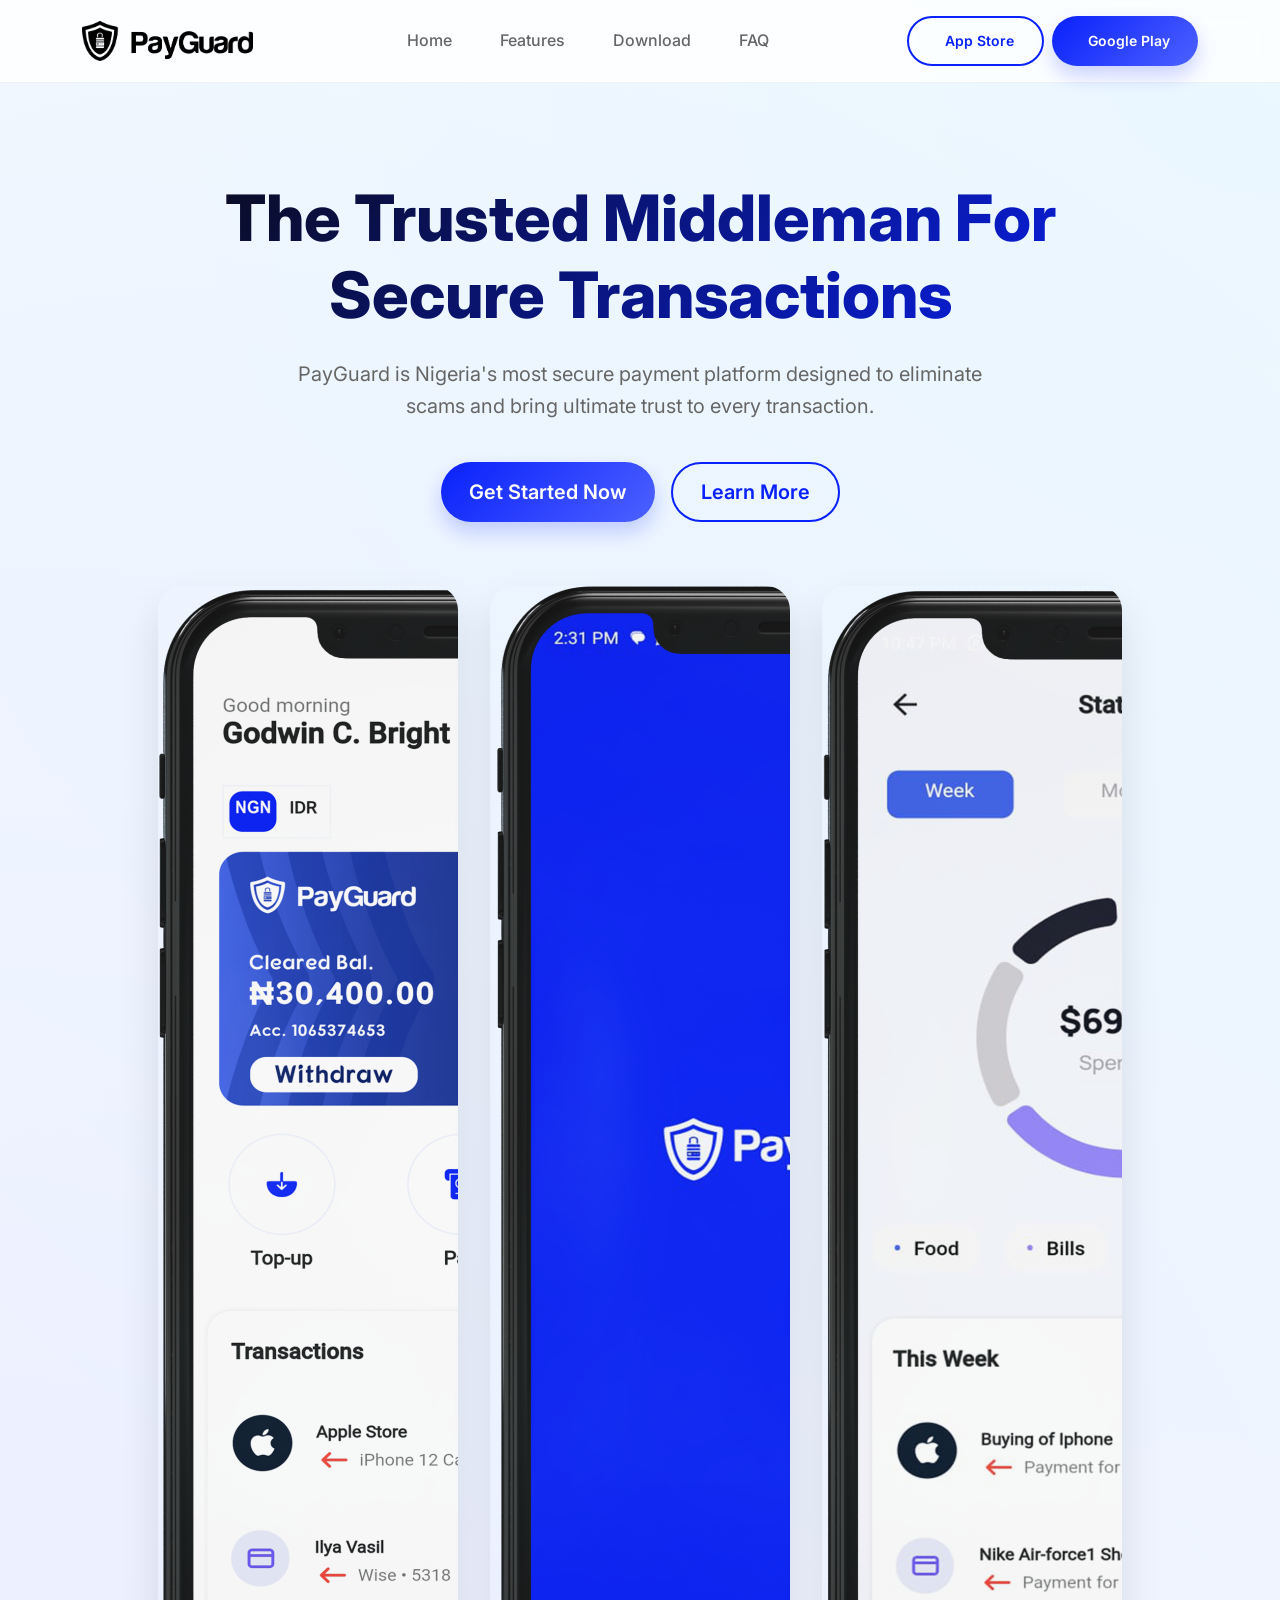
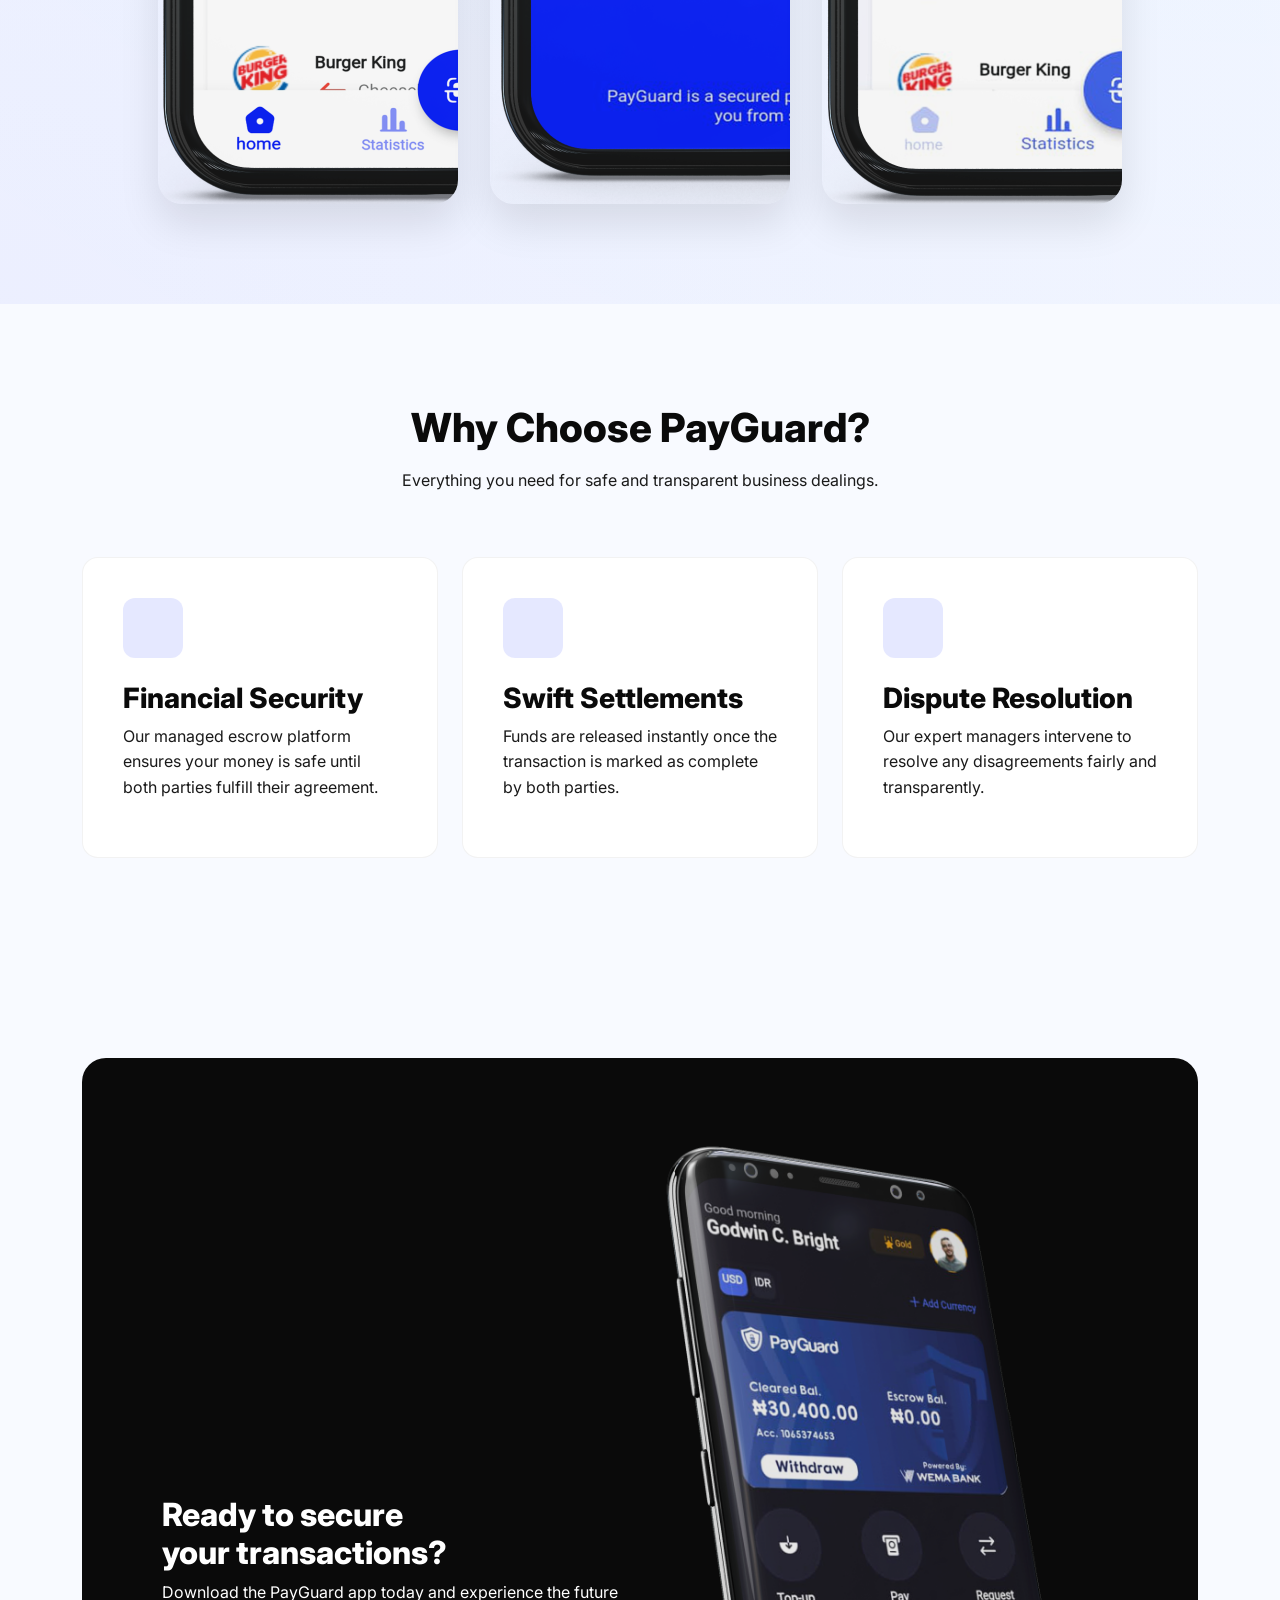
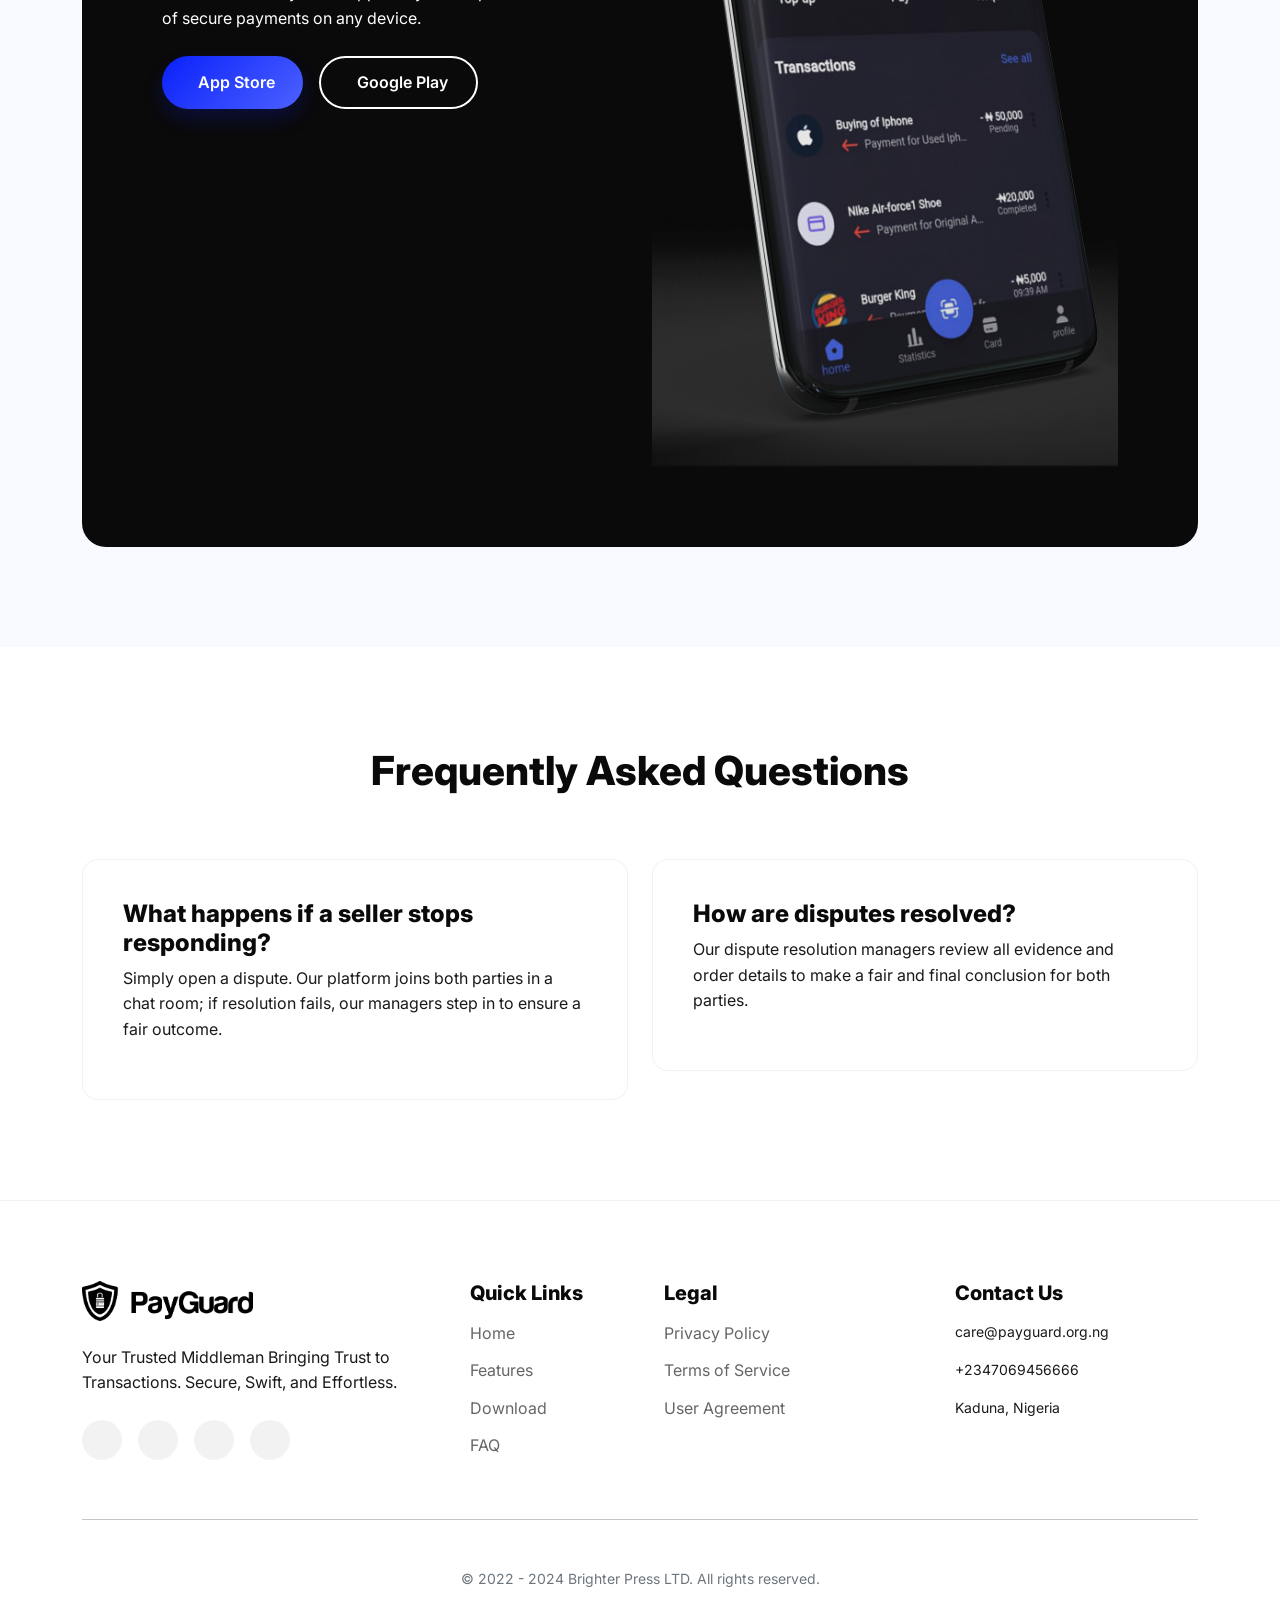
<file: index.html>
<!DOCTYPE html>
<html lang="en">
<head>
    <meta charset="UTF-8">
    <meta name="viewport" content="width=device-width, initial-scale=1.0">
    <meta name="description" content="PayGuard - The ultimate secure escrow payment platform. Protecting buyers and sellers from scams in every transaction.">
    <meta name="keywords" content="escrow, payments, security, payguard, nigeria, fintech, secure transactions">
    <meta name="author" content="Brighter Press LTD">
    
    <!-- Open Graph / Facebook -->
    <meta property="og:type" content="website">
    <meta property="og:url" content="https://payguard.org.ng/">
    <meta property="og:title" content="PayGuard | Your Trusted Middleman for Secure Transactions">
    <meta property="og:description" content="Build trust effortlessly with PayGuard. Secure your payments and avoid scams with our managed escrow platform.">
    <meta property="og:image" content="https://payguard.org.ng/img/og-image.png">

    <!-- Twitter -->
    <meta property="twitter:card" content="summary_large_image">
    <meta property="twitter:url" content="https://payguard.org.ng/">
    <meta property="twitter:title" content="PayGuard | Your Trusted Middleman">
    <meta property="twitter:description" content="Secure payments made simple. Join thousands of users using PayGuard for safe transactions.">
    <meta property="twitter:image" content="https://payguard.org.ng/img/og-image.png">

    <link rel="shortcut icon" href="img/PGIcon3.png">
    <title>PayGuard | Secure Escrow Payments</title>
    
    <link rel="stylesheet" href="css/bootstrap.min.css">
    <link rel="stylesheet" href="https://maxst.icons8.com/vue-static/landings/line-awesome/line-awesome/1.3.0/css/line-awesome.min.css">
    <link rel="stylesheet" href="css/modern.css">
    <link href="https://fonts.googleapis.com/css2?family=Inter:wght@400;500;600;700;800&display=swap" rel="stylesheet">
</head>
<body>

    <!-- Loader -->
    <div class="loader" id="loader">
        <div class="loading">
            <div class="spinner-border text-primary" role="status">
                <span class="visually-hidden">Loading...</span>
            </div>
        </div>
    </div>

    <!-- Navigation -->
    <nav class="navbar navbar-expand-lg">
        <div class="container">
            <a class="navbar-brand" href="#"><img src="img/PGLogoW.png" alt="PayGuard" style="filter: invert(1);"></a>
            <button class="navbar-toggler" type="button" data-bs-toggle="collapse" data-bs-target="#navContent">
                <span class="la la-bars"></span>
            </button>
            <div class="collapse navbar-collapse" id="navContent">
                <ul class="navbar-nav mx-auto">
                    <li class="nav-item"><a class="nav-link" href="#home">Home</a></li>
                    <li class="nav-item"><a class="nav-link" href="#features">Features</a></li>
                    <li class="nav-item"><a class="nav-link" href="#download">Download</a></li>
                    <li class="nav-item"><a class="nav-link" href="#faq">FAQ</a></li>
                </ul>
                <div class="d-flex gap-2">
                    <a href="#" class="btn-premium btn-outline btn-sm d-none d-lg-flex"><i class="lab la-apple"></i> App Store</a>
                    <a href="#" class="btn-premium btn-primary btn-sm"><i class="lab la-google-play"></i> Google Play</a>
                </div>
            </div>
        </div>
    </nav>

    <!-- Hero Section -->
    <section id="home" class="hero">
        <div class="container">
            <h1>The Trusted Middleman For <br> Secure Transactions</h1>
            <p>PayGuard is Nigeria's most secure payment platform designed to eliminate scams and bring ultimate trust to every transaction.</p>
            <div class="d-flex justify-content-center gap-3 flex-wrap">
                <a href="#download" class="btn-premium btn-primary btn-lg">Get Started Now</a>
                <a href="#features" class="btn-premium btn-outline btn-lg">Learn More</a>
            </div>
            
            <div class="hero-mockups">
                <div class="mockup-card"><img src="img/PGM1.png" alt="App Screen 1"></div>
                <div class="mockup-card"><img src="img/PGM2.png" alt="App Screen 2"></div>
                <div class="mockup-card"><img src="img/PGM3.png" alt="App Screen 3"></div>
            </div>
        </div>
    </section>

    <!-- Features Section -->
    <section id="features" class="section">
        <div class="container">
            <div class="section-title">
                <h2>Why Choose PayGuard?</h2>
                <p>Everything you need for safe and transparent business dealings.</p>
            </div>
            <div class="row g-4">
                <div class="col-md-4">
                    <div class="feature-card">
                        <div class="feature-icon"><i class="la la-shield-alt"></i></div>
                        <h3>Financial Security</h3>
                        <p>Our managed escrow platform ensures your money is safe until both parties fulfill their agreement.</p>
                    </div>
                </div>
                <div class="col-md-4">
                    <div class="feature-card">
                        <div class="feature-icon"><i class="la la-bolt"></i></div>
                        <h3>Swift Settlements</h3>
                        <p>Funds are released instantly once the transaction is marked as complete by both parties.</p>
                    </div>
                </div>
                <div class="col-md-4">
                    <div class="feature-card">
                        <div class="feature-icon"><i class="la la-balance-scale"></i></div>
                        <h3>Dispute Resolution</h3>
                        <p>Our expert managers intervene to resolve any disagreements fairly and transparently.</p>
                    </div>
                </div>
            </div>
        </div>
    </section>

    <!-- Download Section -->
    <section id="download" class="section">
        <div class="container">
            <div class="download-section">
                <div class="row align-items-center">
                    <div class="col-lg-6">
                        <h2>Ready to secure <br> your transactions?</h2>
                        <p class="mb-4">Download the PayGuard app today and experience the future of secure payments on any device.</p>
                        <div class="d-flex gap-3">
                            <a href="https://apps.apple.com/app/dummy" class="btn-premium btn-primary"><i class="lab la-apple"></i> App Store</a>
                            <a href="https://play.google.com/store/apps/details?id=dummy" class="btn-premium btn-outline" style="border-color: white; color: white;"><i class="lab la-google-play"></i> Google Play</a>
                        </div>
                    </div>
                    <div class="col-lg-6">
                        <img src="img/PGMSide.png" alt="App Preview" class="img-fluid mt-5 mt-lg-0">
                    </div>
                </div>
            </div>
        </div>
    </section>

    <!-- FAQ Section -->
    <section id="faq" class="section bg-white">
        <div class="container">
            <div class="section-title">
                <h2>Frequently Asked Questions</h2>
            </div>
            <div class="row g-4">
                <div class="col-md-6">
                    <div class="feature-card h-auto">
                        <h4>What happens if a seller stops responding?</h4>
                        <p>Simply open a dispute. Our platform joins both parties in a chat room; if resolution fails, our managers step in to ensure a fair outcome.</p>
                    </div>
                </div>
                <div class="col-md-6">
                    <div class="feature-card h-auto">
                        <h4>How are disputes resolved?</h4>
                        <p>Our dispute resolution managers review all evidence and order details to make a fair and final conclusion for both parties.</p>
                    </div>
                </div>
            </div>
        </div>
    </section>

    <!-- Footer -->
    <footer>
        <div class="container">
            <div class="row g-5">
                <div class="col-lg-4">
                    <img src="img/PGLogoW.png" alt="PayGuard" class="footer-logo" style="filter: invert(1);">
                    <p>Your Trusted Middleman Bringing Trust to Transactions. Secure, Swift, and Effortless.</p>
                    <div class="social-links">
                        <a href="#" class="social-icon"><i class="lab la-facebook-f"></i></a>
                        <a href="#" class="social-icon"><i class="lab la-twitter"></i></a>
                        <a href="#" class="social-icon"><i class="lab la-instagram"></i></a>
                        <a href="#" class="social-icon"><i class="lab la-whatsapp"></i></a>
                    </div>
                </div>
                <div class="col-lg-2">
                    <h5>Quick Links</h5>
                    <div class="mt-3">
                        <a href="#home" class="footer-link">Home</a>
                        <a href="#features" class="footer-link">Features</a>
                        <a href="#download" class="footer-link">Download</a>
                        <a href="#faq" class="footer-link">FAQ</a>
                    </div>
                </div>
                <div class="col-lg-3">
                    <h5>Legal</h5>
                    <div class="mt-3">
                        <a href="policy.html" class="footer-link">Privacy Policy</a>
                        <a href="terms.html" class="footer-link">Terms of Service</a>
                        <a href="user-agrement.html" class="footer-link">User Agreement</a>
                    </div>
                </div>
                <div class="col-lg-3">
                    <h5>Contact Us</h5>
                    <div class="mt-3">
                        <p class="small"><i class="la la-envelope"></i> care@payguard.org.ng</p>
                        <p class="small"><i class="la la-phone"></i> +2347069456666</p>
                        <p class="small"><i class="la la-map-marker"></i> Kaduna, Nigeria</p>
                    </div>
                </div>
            </div>
            <hr class="my-5 opacity-10">
            <div class="text-center text-muted small">
                © 2022 - 2024 Brighter Press LTD. All rights reserved.
            </div>
        </div>
    </footer>

    <script src="js/bootstrap.bundle.min.js"></script>
    <script>
        window.addEventListener('load', function() {
            document.getElementById('loader').style.display = 'none';
        });
    </script>
</body>
</html>
</file>
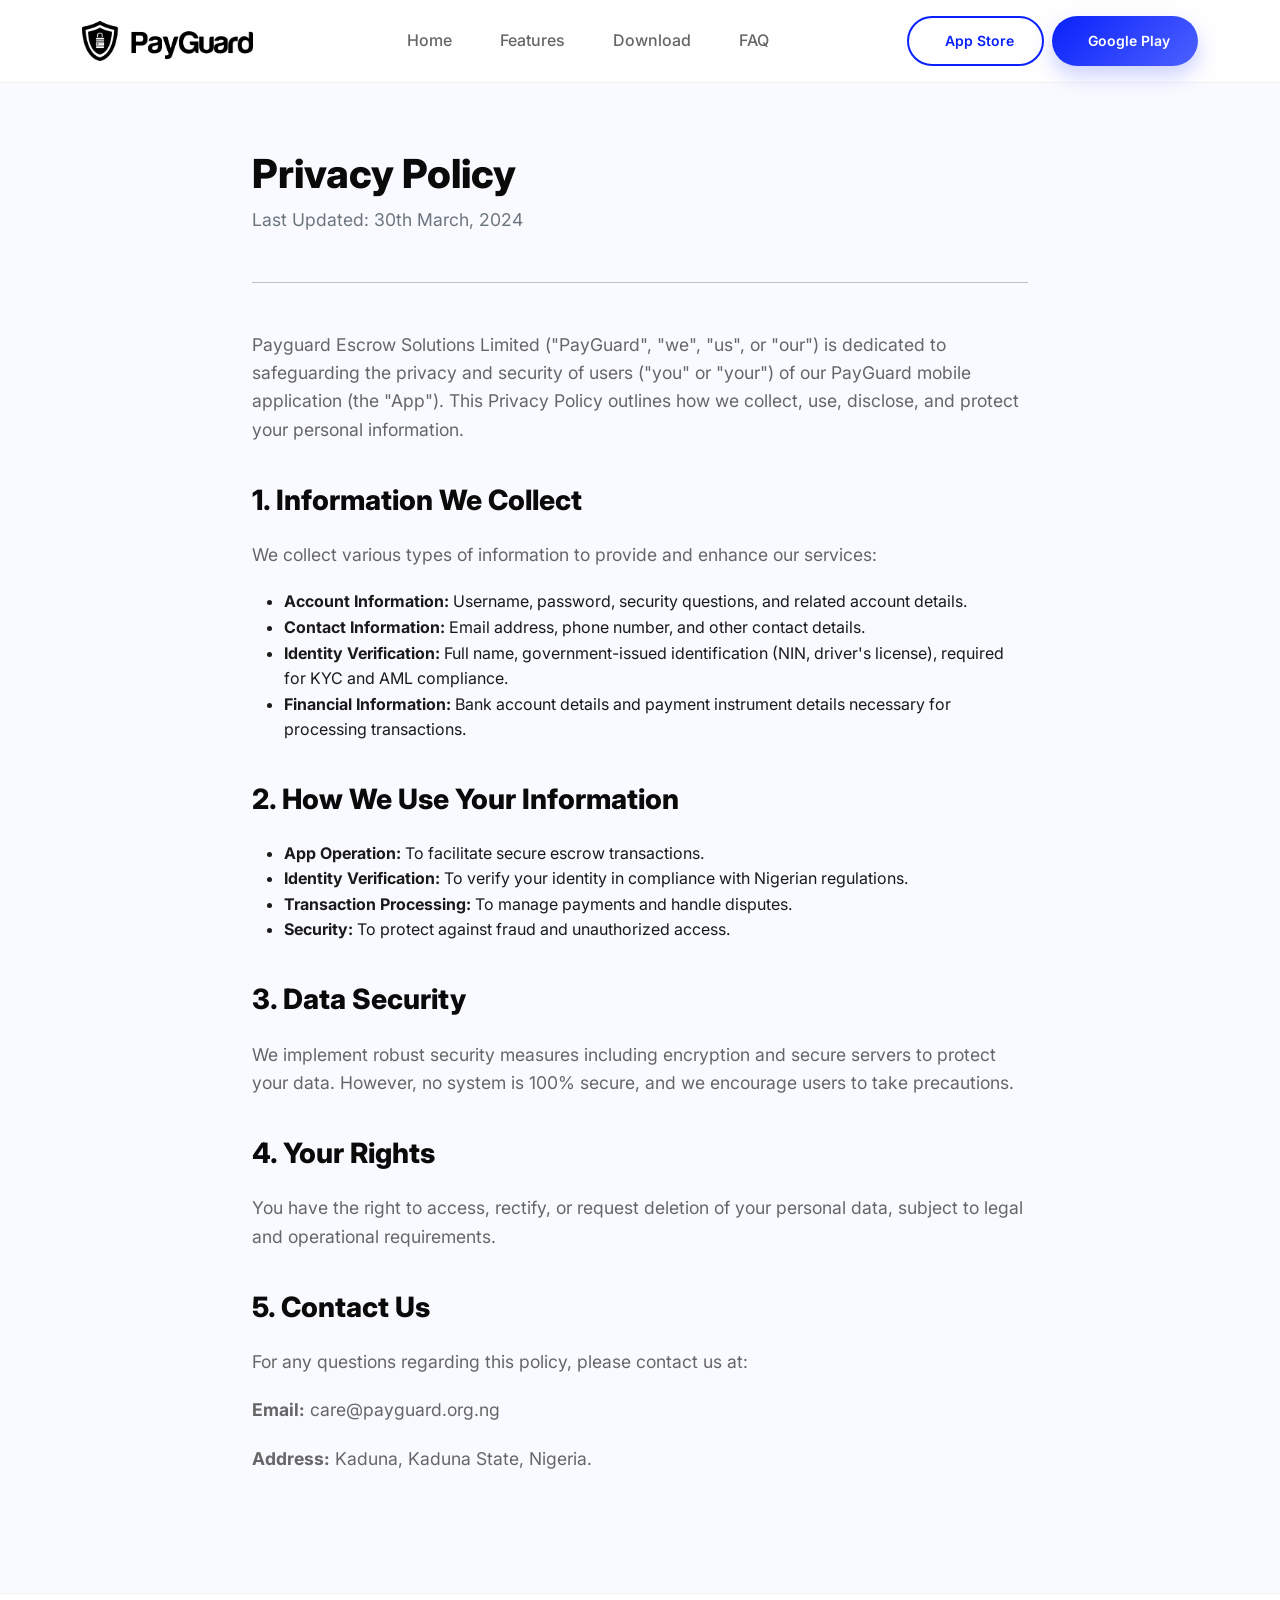
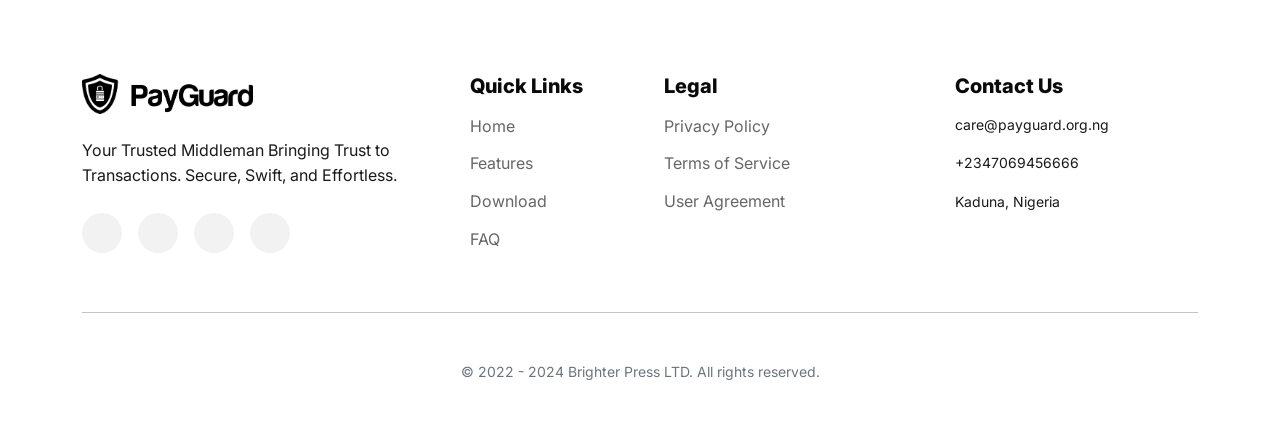
<file: policy.html>
<!DOCTYPE html>
<html lang="en">
<head>
    <meta charset="UTF-8">
    <meta name="viewport" content="width=device-width, initial-scale=1.0">
    <meta name="description" content="PayGuard Privacy Policy - How we protect your data.">
    <title>Privacy Policy | PayGuard</title>
    <link rel="shortcut icon" href="img/PGIcon3.png">
    <link rel="stylesheet" href="css/bootstrap.min.css">
    <link rel="stylesheet" href="https://maxst.icons8.com/vue-static/landings/line-awesome/line-awesome/1.3.0/css/line-awesome.min.css">
    <link rel="stylesheet" href="css/modern.css">
    <link href="https://fonts.googleapis.com/css2?family=Inter:wght@400;500;600;700;800&display=swap" rel="stylesheet">
</head>
<body>

    <!-- Loader -->
    <div class="loader" id="loader">
        <div class="loading">
            <div class="spinner-border text-primary" role="status">
                <span class="visually-hidden">Loading...</span>
            </div>
        </div>
    </div>

    <!-- Navigation -->
    <nav class="navbar navbar-expand-lg">
        <div class="container">
            <a class="navbar-brand" href="index.html"><img src="img/PGLogoW.png" alt="PayGuard" style="filter: invert(1);"></a>
            <button class="navbar-toggler" type="button" data-bs-toggle="collapse" data-bs-target="#navContent">
                <span class="la la-bars"></span>
            </button>
            <div class="collapse navbar-collapse" id="navContent">
                <ul class="navbar-nav mx-auto">
                    <li class="nav-item"><a class="nav-link" href="index.html#home">Home</a></li>
                    <li class="nav-item"><a class="nav-link" href="index.html#features">Features</a></li>
                    <li class="nav-item"><a class="nav-link" href="index.html#download">Download</a></li>
                    <li class="nav-item"><a class="nav-link" href="index.html#faq">FAQ</a></li>
                </ul>
                <div class="d-flex gap-2">
                    <a href="#" class="btn-premium btn-outline btn-sm d-none d-lg-flex"><i class="lab la-apple"></i> App Store</a>
                    <a href="#" class="btn-premium btn-primary btn-sm"><i class="lab la-google-play"></i> Google Play</a>
                </div>
            </div>
        </div>
    </nav>

    <main class="policy-container">
        <div class="container">
            <div class="policy-content">
                <h1>Privacy Policy</h1>
                <p class="text-muted">Last Updated: 30th March, 2024</p>
                <hr class="my-5">

                <p>Payguard Escrow Solutions Limited ("PayGuard", "we", "us", or "our") is dedicated to safeguarding the privacy and security of users ("you" or "your") of our PayGuard mobile application (the "App"). This Privacy Policy outlines how we collect, use, disclose, and protect your personal information.</p>

                <h2>1. Information We Collect</h2>
                <p>We collect various types of information to provide and enhance our services:</p>
                <ul>
                    <li><strong>Account Information:</strong> Username, password, security questions, and related account details.</li>
                    <li><strong>Contact Information:</strong> Email address, phone number, and other contact details.</li>
                    <li><strong>Identity Verification:</strong> Full name, government-issued identification (NIN, driver's license), required for KYC and AML compliance.</li>
                    <li><strong>Financial Information:</strong> Bank account details and payment instrument details necessary for processing transactions.</li>
                </ul>

                <h2>2. How We Use Your Information</h2>
                <ul>
                    <li><strong>App Operation:</strong> To facilitate secure escrow transactions.</li>
                    <li><strong>Identity Verification:</strong> To verify your identity in compliance with Nigerian regulations.</li>
                    <li><strong>Transaction Processing:</strong> To manage payments and handle disputes.</li>
                    <li><strong>Security:</strong> To protect against fraud and unauthorized access.</li>
                </ul>

                <h2>3. Data Security</h2>
                <p>We implement robust security measures including encryption and secure servers to protect your data. However, no system is 100% secure, and we encourage users to take precautions.</p>

                <h2>4. Your Rights</h2>
                <p>You have the right to access, rectify, or request deletion of your personal data, subject to legal and operational requirements.</p>

                <h2>5. Contact Us</h2>
                <p>For any questions regarding this policy, please contact us at:</p>
                <p><strong>Email:</strong> care@payguard.org.ng</p>
                <p><strong>Address:</strong> Kaduna, Kaduna State, Nigeria.</p>
            </div>
        </div>
    </main>

    <!-- Footer -->
    <footer>
        <div class="container">
            <div class="row g-5">
                <div class="col-lg-4">
                    <img src="img/PGLogoW.png" alt="PayGuard" class="footer-logo" style="filter: invert(1);">
                    <p>Your Trusted Middleman Bringing Trust to Transactions. Secure, Swift, and Effortless.</p>
                    <div class="social-links">
                        <a href="#" class="social-icon"><i class="lab la-facebook-f"></i></a>
                        <a href="#" class="social-icon"><i class="lab la-twitter"></i></a>
                        <a href="#" class="social-icon"><i class="lab la-instagram"></i></a>
                        <a href="#" class="social-icon"><i class="lab la-whatsapp"></i></a>
                    </div>
                </div>
                <div class="col-lg-2">
                    <h5>Quick Links</h5>
                    <div class="mt-3">
                        <a href="index.html#home" class="footer-link">Home</a>
                        <a href="index.html#features" class="footer-link">Features</a>
                        <a href="index.html#download" class="footer-link">Download</a>
                        <a href="index.html#faq" class="footer-link">FAQ</a>
                    </div>
                </div>
                <div class="col-lg-3">
                    <h5>Legal</h5>
                    <div class="mt-3">
                        <a href="policy.html" class="footer-link">Privacy Policy</a>
                        <a href="terms.html" class="footer-link">Terms of Service</a>
                        <a href="user-agrement.html" class="footer-link">User Agreement</a>
                    </div>
                </div>
                <div class="col-lg-3">
                    <h5>Contact Us</h5>
                    <div class="mt-3">
                        <p class="small"><i class="la la-envelope"></i> care@payguard.org.ng</p>
                        <p class="small"><i class="la la-phone"></i> +2347069456666</p>
                        <p class="small"><i class="la la-map-marker"></i> Kaduna, Nigeria</p>
                    </div>
                </div>
            </div>
            <hr class="my-5 opacity-10">
            <div class="text-center text-muted small">
                © 2022 - 2024 Brighter Press LTD. All rights reserved.
            </div>
        </div>
    </footer>

    <script src="js/bootstrap.bundle.min.js"></script>
    <script>
        window.addEventListener('load', function() {
            document.getElementById('loader').style.display = 'none';
        });
    </script>
</body>
</html>
</file>
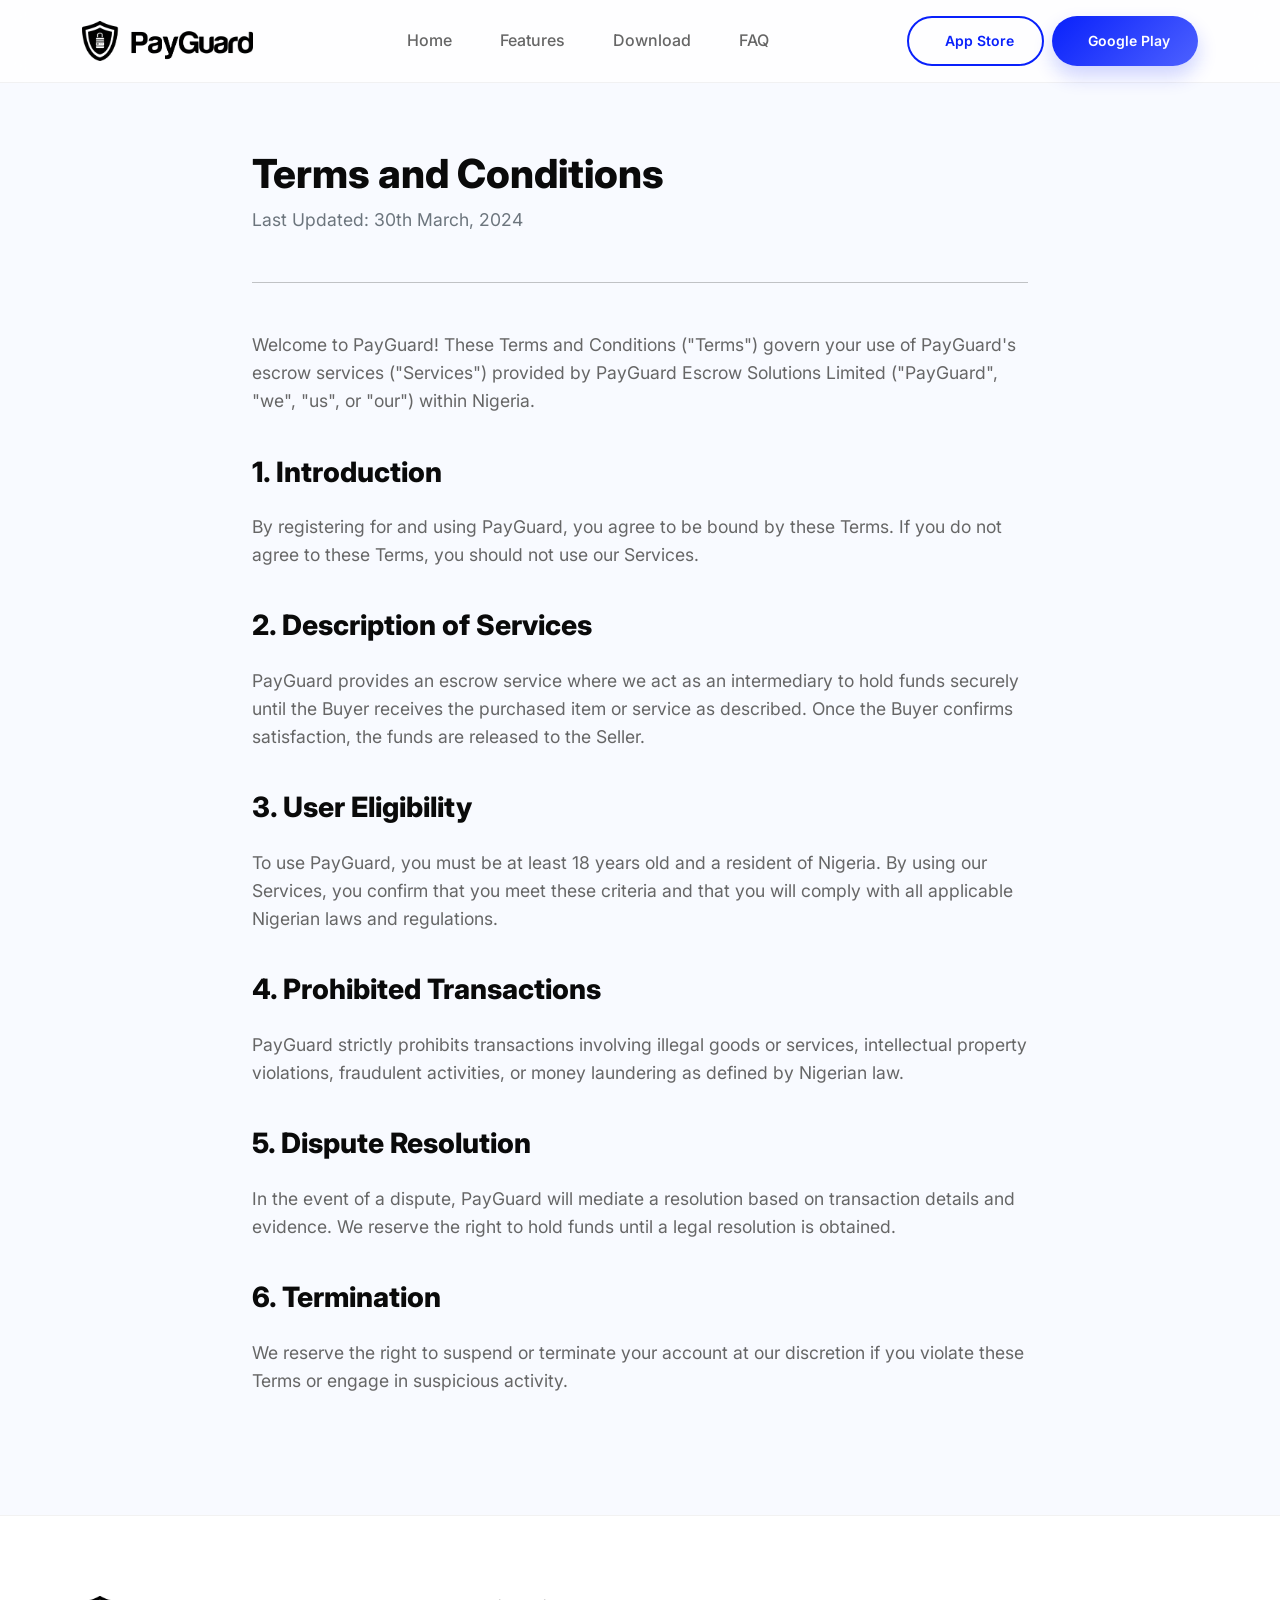
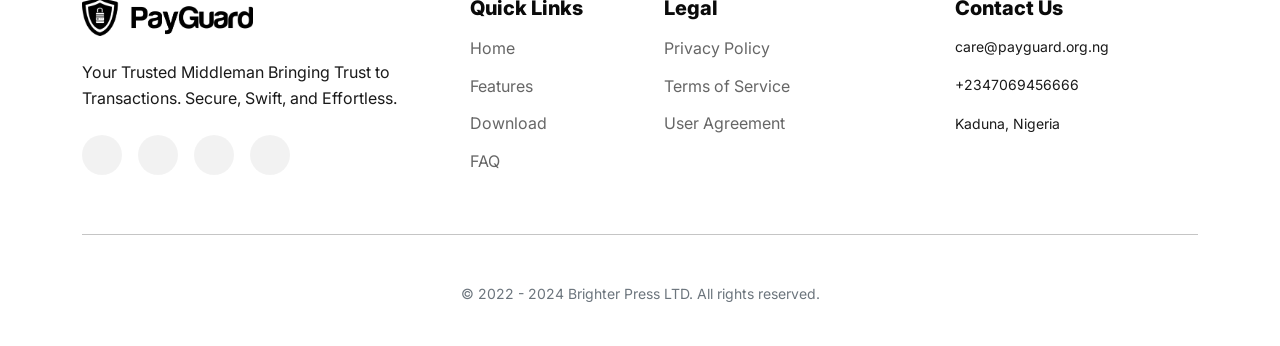
<file: terms.html>
<!DOCTYPE html>
<html lang="en">
<head>
    <meta charset="UTF-8">
    <meta name="viewport" content="width=device-width, initial-scale=1.0">
    <meta name="description" content="PayGuard Terms of Service - The rules for using our platform.">
    <title>Terms of Service | PayGuard</title>
    <link rel="shortcut icon" href="img/PGIcon3.png">
    <link rel="stylesheet" href="css/bootstrap.min.css">
    <link rel="stylesheet" href="https://maxst.icons8.com/vue-static/landings/line-awesome/line-awesome/1.3.0/css/line-awesome.min.css">
    <link rel="stylesheet" href="css/modern.css">
    <link href="https://fonts.googleapis.com/css2?family=Inter:wght@400;500;600;700;800&display=swap" rel="stylesheet">
</head>
<body>

    <!-- Loader -->
    <div class="loader" id="loader">
        <div class="loading">
            <div class="spinner-border text-primary" role="status">
                <span class="visually-hidden">Loading...</span>
            </div>
        </div>
    </div>

    <!-- Navigation -->
    <nav class="navbar navbar-expand-lg">
        <div class="container">
            <a class="navbar-brand" href="index.html"><img src="img/PGLogoW.png" alt="PayGuard" style="filter: invert(1);"></a>
            <button class="navbar-toggler" type="button" data-bs-toggle="collapse" data-bs-target="#navContent">
                <span class="la la-bars"></span>
            </button>
            <div class="collapse navbar-collapse" id="navContent">
                <ul class="navbar-nav mx-auto">
                    <li class="nav-item"><a class="nav-link" href="index.html#home">Home</a></li>
                    <li class="nav-item"><a class="nav-link" href="index.html#features">Features</a></li>
                    <li class="nav-item"><a class="nav-link" href="index.html#download">Download</a></li>
                    <li class="nav-item"><a class="nav-link" href="index.html#faq">FAQ</a></li>
                </ul>
                <div class="d-flex gap-2">
                    <a href="#" class="btn-premium btn-outline btn-sm d-none d-lg-flex"><i class="lab la-apple"></i> App Store</a>
                    <a href="#" class="btn-premium btn-primary btn-sm"><i class="lab la-google-play"></i> Google Play</a>
                </div>
            </div>
        </div>
    </nav>

    <main class="policy-container">
        <div class="container">
            <div class="policy-content">
                <h1>Terms and Conditions</h1>
                <p class="text-muted">Last Updated: 30th March, 2024</p>
                <hr class="my-5">

                <p>Welcome to PayGuard! These Terms and Conditions ("Terms") govern your use of PayGuard's escrow services ("Services") provided by PayGuard Escrow Solutions Limited ("PayGuard", "we", "us", or "our") within Nigeria.</p>

                <h2>1. Introduction</h2>
                <p>By registering for and using PayGuard, you agree to be bound by these Terms. If you do not agree to these Terms, you should not use our Services.</p>

                <h2>2. Description of Services</h2>
                <p>PayGuard provides an escrow service where we act as an intermediary to hold funds securely until the Buyer receives the purchased item or service as described. Once the Buyer confirms satisfaction, the funds are released to the Seller.</p>

                <h2>3. User Eligibility</h2>
                <p>To use PayGuard, you must be at least 18 years old and a resident of Nigeria. By using our Services, you confirm that you meet these criteria and that you will comply with all applicable Nigerian laws and regulations.</p>

                <h2>4. Prohibited Transactions</h2>
                <p>PayGuard strictly prohibits transactions involving illegal goods or services, intellectual property violations, fraudulent activities, or money laundering as defined by Nigerian law.</p>

                <h2>5. Dispute Resolution</h2>
                <p>In the event of a dispute, PayGuard will mediate a resolution based on transaction details and evidence. We reserve the right to hold funds until a legal resolution is obtained.</p>

                <h2>6. Termination</h2>
                <p>We reserve the right to suspend or terminate your account at our discretion if you violate these Terms or engage in suspicious activity.</p>
            </div>
        </div>
    </main>

    <!-- Footer -->
    <footer>
        <div class="container">
            <div class="row g-5">
                <div class="col-lg-4">
                    <img src="img/PGLogoW.png" alt="PayGuard" class="footer-logo" style="filter: invert(1);">
                    <p>Your Trusted Middleman Bringing Trust to Transactions. Secure, Swift, and Effortless.</p>
                    <div class="social-links">
                        <a href="#" class="social-icon"><i class="lab la-facebook-f"></i></a>
                        <a href="#" class="social-icon"><i class="lab la-twitter"></i></a>
                        <a href="#" class="social-icon"><i class="lab la-instagram"></i></a>
                        <a href="#" class="social-icon"><i class="lab la-whatsapp"></i></a>
                    </div>
                </div>
                <div class="col-lg-2">
                    <h5>Quick Links</h5>
                    <div class="mt-3">
                        <a href="index.html#home" class="footer-link">Home</a>
                        <a href="index.html#features" class="footer-link">Features</a>
                        <a href="index.html#download" class="footer-link">Download</a>
                        <a href="index.html#faq" class="footer-link">FAQ</a>
                    </div>
                </div>
                <div class="col-lg-3">
                    <h5>Legal</h5>
                    <div class="mt-3">
                        <a href="policy.html" class="footer-link">Privacy Policy</a>
                        <a href="terms.html" class="footer-link">Terms of Service</a>
                        <a href="user-agrement.html" class="footer-link">User Agreement</a>
                    </div>
                </div>
                <div class="col-lg-3">
                    <h5>Contact Us</h5>
                    <div class="mt-3">
                        <p class="small"><i class="la la-envelope"></i> care@payguard.org.ng</p>
                        <p class="small"><i class="la la-phone"></i> +2347069456666</p>
                        <p class="small"><i class="la la-map-marker"></i> Kaduna, Nigeria</p>
                    </div>
                </div>
            </div>
            <hr class="my-5 opacity-10">
            <div class="text-center text-muted small">
                © 2022 - 2024 Brighter Press LTD. All rights reserved.
            </div>
        </div>
    </footer>

    <script src="js/bootstrap.bundle.min.js"></script>
    <script>
        window.addEventListener('load', function() {
            document.getElementById('loader').style.display = 'none';
        });
    </script>
</body>
</html>
</file>
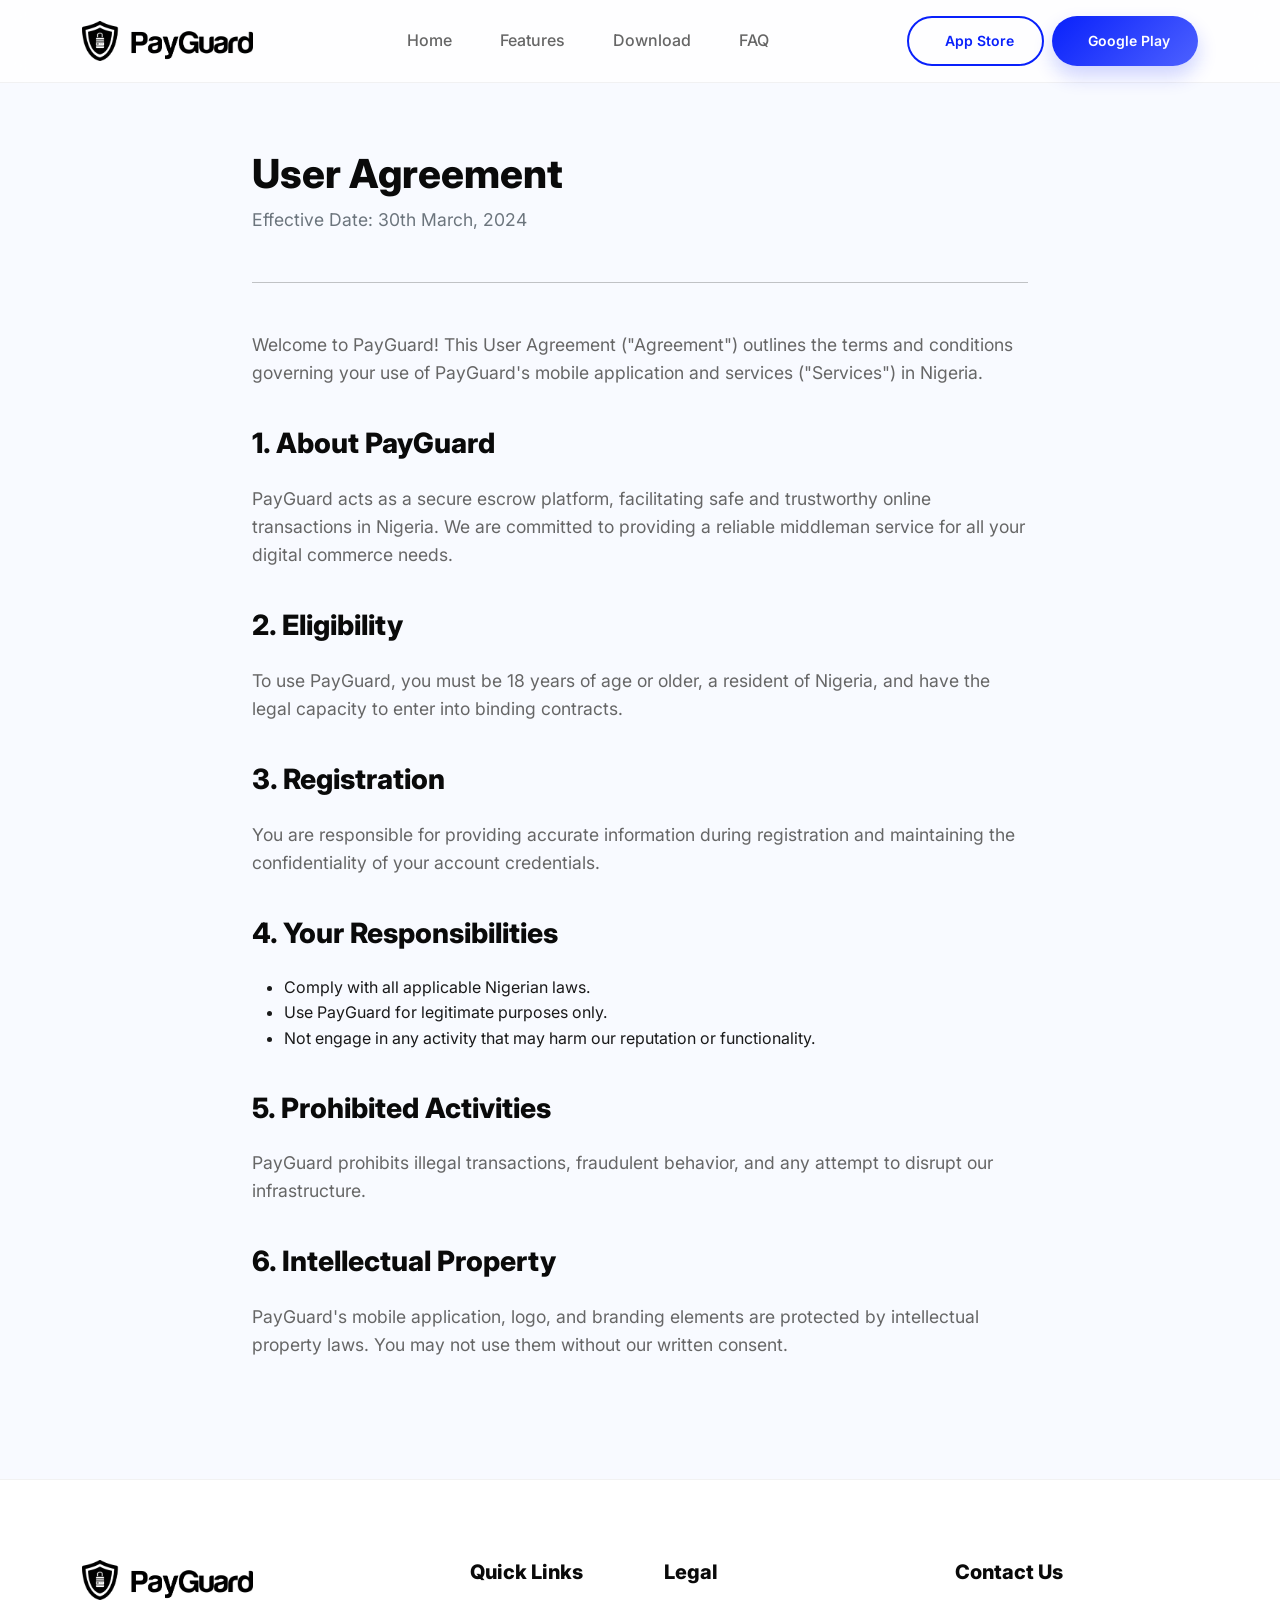
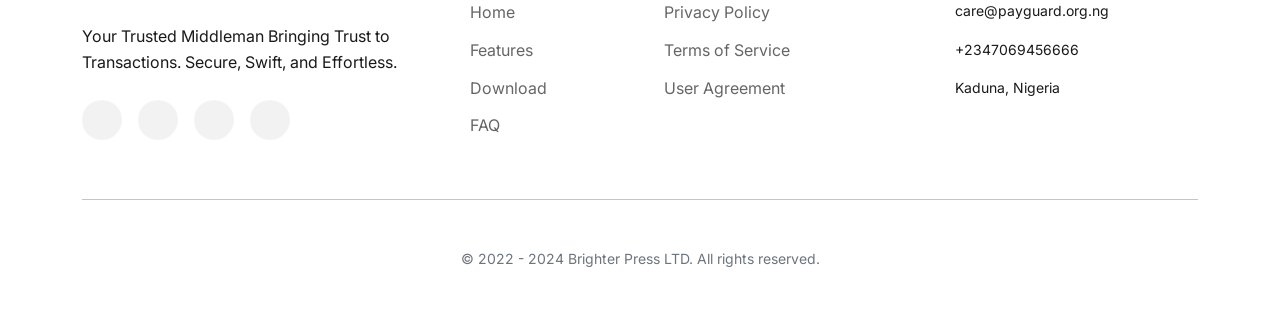
<file: user-agrement.html>
<!DOCTYPE html>
<html lang="en">
<head>
    <meta charset="UTF-8">
    <meta name="viewport" content="width=device-width, initial-scale=1.0">
    <meta name="description" content="PayGuard User Agreement - The formal agreement for using our services.">
    <title>User Agreement | PayGuard</title>
    <link rel="shortcut icon" href="img/PGIcon3.png">
    <link rel="stylesheet" href="css/bootstrap.min.css">
    <link rel="stylesheet" href="https://maxst.icons8.com/vue-static/landings/line-awesome/line-awesome/1.3.0/css/line-awesome.min.css">
    <link rel="stylesheet" href="css/modern.css">
    <link href="https://fonts.googleapis.com/css2?family=Inter:wght@400;500;600;700;800&display=swap" rel="stylesheet">
</head>
<body>

    <!-- Loader -->
    <div class="loader" id="loader">
        <div class="loading">
            <div class="spinner-border text-primary" role="status">
                <span class="visually-hidden">Loading...</span>
            </div>
        </div>
    </div>

    <!-- Navigation -->
    <nav class="navbar navbar-expand-lg">
        <div class="container">
            <a class="navbar-brand" href="index.html"><img src="img/PGLogoW.png" alt="PayGuard" style="filter: invert(1);"></a>
            <button class="navbar-toggler" type="button" data-bs-toggle="collapse" data-bs-target="#navContent">
                <span class="la la-bars"></span>
            </button>
            <div class="collapse navbar-collapse" id="navContent">
                <ul class="navbar-nav mx-auto">
                    <li class="nav-item"><a class="nav-link" href="index.html#home">Home</a></li>
                    <li class="nav-item"><a class="nav-link" href="index.html#features">Features</a></li>
                    <li class="nav-item"><a class="nav-link" href="index.html#download">Download</a></li>
                    <li class="nav-item"><a class="nav-link" href="index.html#faq">FAQ</a></li>
                </ul>
                <div class="d-flex gap-2">
                    <a href="#" class="btn-premium btn-outline btn-sm d-none d-lg-flex"><i class="lab la-apple"></i> App Store</a>
                    <a href="#" class="btn-premium btn-primary btn-sm"><i class="lab la-google-play"></i> Google Play</a>
                </div>
            </div>
        </div>
    </nav>

    <main class="policy-container">
        <div class="container">
            <div class="policy-content">
                <h1>User Agreement</h1>
                <p class="text-muted">Effective Date: 30th March, 2024</p>
                <hr class="my-5">

                <p>Welcome to PayGuard! This User Agreement ("Agreement") outlines the terms and conditions governing your use of PayGuard's mobile application and services ("Services") in Nigeria.</p>

                <h2>1. About PayGuard</h2>
                <p>PayGuard acts as a secure escrow platform, facilitating safe and trustworthy online transactions in Nigeria. We are committed to providing a reliable middleman service for all your digital commerce needs.</p>

                <h2>2. Eligibility</h2>
                <p>To use PayGuard, you must be 18 years of age or older, a resident of Nigeria, and have the legal capacity to enter into binding contracts.</p>

                <h2>3. Registration</h2>
                <p>You are responsible for providing accurate information during registration and maintaining the confidentiality of your account credentials.</p>

                <h2>4. Your Responsibilities</h2>
                <ul>
                    <li>Comply with all applicable Nigerian laws.</li>
                    <li>Use PayGuard for legitimate purposes only.</li>
                    <li>Not engage in any activity that may harm our reputation or functionality.</li>
                </ul>

                <h2>5. Prohibited Activities</h2>
                <p>PayGuard prohibits illegal transactions, fraudulent behavior, and any attempt to disrupt our infrastructure.</p>

                <h2>6. Intellectual Property</h2>
                <p>PayGuard's mobile application, logo, and branding elements are protected by intellectual property laws. You may not use them without our written consent.</p>
            </div>
        </div>
    </main>

    <!-- Footer -->
    <footer>
        <div class="container">
            <div class="row g-5">
                <div class="col-lg-4">
                    <img src="img/PGLogoW.png" alt="PayGuard" class="footer-logo" style="filter: invert(1);">
                    <p>Your Trusted Middleman Bringing Trust to Transactions. Secure, Swift, and Effortless.</p>
                    <div class="social-links">
                        <a href="#" class="social-icon"><i class="lab la-facebook-f"></i></a>
                        <a href="#" class="social-icon"><i class="lab la-twitter"></i></a>
                        <a href="#" class="social-icon"><i class="lab la-instagram"></i></a>
                        <a href="#" class="social-icon"><i class="lab la-whatsapp"></i></a>
                    </div>
                </div>
                <div class="col-lg-2">
                    <h5>Quick Links</h5>
                    <div class="mt-3">
                        <a href="index.html#home" class="footer-link">Home</a>
                        <a href="index.html#features" class="footer-link">Features</a>
                        <a href="index.html#download" class="footer-link">Download</a>
                        <a href="index.html#faq" class="footer-link">FAQ</a>
                    </div>
                </div>
                <div class="col-lg-3">
                    <h5>Legal</h5>
                    <div class="mt-3">
                        <a href="policy.html" class="footer-link">Privacy Policy</a>
                        <a href="terms.html" class="footer-link">Terms of Service</a>
                        <a href="user-agrement.html" class="footer-link">User Agreement</a>
                    </div>
                </div>
                <div class="col-lg-3">
                    <h5>Contact Us</h5>
                    <div class="mt-3">
                        <p class="small"><i class="la la-envelope"></i> care@payguard.org.ng</p>
                        <p class="small"><i class="la la-phone"></i> +2347069456666</p>
                        <p class="small"><i class="la la-map-marker"></i> Kaduna, Nigeria</p>
                    </div>
                </div>
            </div>
            <hr class="my-5 opacity-10">
            <div class="text-center text-muted small">
                © 2022 - 2024 Brighter Press LTD. All rights reserved.
            </div>
        </div>
    </footer>

    <script src="js/bootstrap.bundle.min.js"></script>
    <script>
        window.addEventListener('load', function() {
            document.getElementById('loader').style.display = 'none';
        });
    </script>
</body>
</html>
</file>
<file: css/modern.css>
:root {
    --primary-color: #0921FB;
    --primary-dark: #051499;
    --primary-light: #4D61FF;
    --secondary-color: #00D2FF;
    --bg-dark: #0A0A0A;
    --bg-light: #F8FAFF;
    --text-main: #1A1A1A;
    --text-muted: #666666;
    --white: #FFFFFF;
    --glass: rgba(255, 255, 255, 0.1);
    --glass-border: rgba(255, 255, 255, 0.2);
    --shadow-premium: 0 20px 40px rgba(0, 0, 0, 0.1);
    --radius-lg: 24px;
    --radius-md: 16px;
    --transition: all 0.3s cubic-bezier(0.4, 0, 0.2, 1);
}

* {
    margin: 0;
    padding: 0;
    box-sizing: border-box;
}

body {
    font-family: 'Inter', -apple-system, BlinkMacSystemFont, 'Segoe UI', Roboto, sans-serif;
    background-color: var(--bg-light);
    color: var(--text-main);
    line-height: 1.6;
    overflow-x: hidden;
}

h1, h2, h3, h4, h5, h6 {
    font-weight: 800;
    line-height: 1.2;
    color: var(--bg-dark);
}

a {
    text-decoration: none;
    transition: var(--transition);
}

/* Glassmorphism Navigation */
.navbar {
    background: rgba(255, 255, 255, 0.8);
    backdrop-filter: blur(12px);
    -webkit-backdrop-filter: blur(12px);
    border-bottom: 1px solid rgba(0, 0, 0, 0.05);
    padding: 1rem 0;
    position: fixed;
    width: 100%;
    top: 0;
    z-index: 1000;
}

.navbar-brand img {
    height: 40px;
}

.nav-link {
    color: var(--text-muted);
    font-weight: 500;
    margin: 0 1rem;
}

.nav-link:hover {
    color: var(--primary-color);
}

/* Premium Buttons */
.btn-premium {
    padding: 12px 28px;
    border-radius: 50px;
    font-weight: 600;
    display: inline-flex;
    align-items: center;
    gap: 8px;
    transition: var(--transition);
    cursor: pointer;
    border: none;
}

.btn-primary {
    background: linear-gradient(135deg, var(--primary-color), var(--primary-light));
    color: var(--white);
    box-shadow: 0 10px 20px rgba(9, 33, 251, 0.2);
}

.btn-primary:hover {
    transform: translateY(-2px);
    box-shadow: 0 15px 30px rgba(9, 33, 251, 0.3);
}

.btn-outline {
    background: transparent;
    border: 2px solid var(--primary-color);
    color: var(--primary-color);
}

.btn-outline:hover {
    background: var(--primary-color);
    color: var(--white);
}

/* Hero Section */
.hero {
    padding: 180px 0 100px;
    background: radial-gradient(circle at top right, rgba(0, 210, 255, 0.05), transparent),
                radial-gradient(circle at bottom left, rgba(9, 33, 251, 0.05), transparent);
    text-align: center;
}

.hero h1 {
    font-size: 4rem;
    margin-bottom: 1.5rem;
    background: linear-gradient(135deg, var(--bg-dark), var(--primary-color));
    -webkit-background-clip: text;
    -webkit-text-fill-color: transparent;
}

.hero p {
    font-size: 1.25rem;
    color: var(--text-muted);
    max-width: 700px;
    margin: 0 auto 2.5rem;
}

.hero-mockups {
    margin-top: 4rem;
    display: flex;
    justify-content: center;
    gap: 2rem;
    perspective: 1000px;
}

.mockup-card {
    border-radius: var(--radius-lg);
    overflow: hidden;
    box-shadow: var(--shadow-premium);
    transition: var(--transition);
    max-width: 300px;
}

.mockup-card:hover {
    transform: rotateY(-10deg) translateY(-20px);
}

/* Features Grid */
.section {
    padding: 100px 0;
}

.section-title {
    text-align: center;
    margin-bottom: 4rem;
}

.section-title h2 {
    font-size: 2.5rem;
    margin-bottom: 1rem;
}

.feature-card {
    background: var(--white);
    padding: 2.5rem;
    border-radius: var(--radius-md);
    border: 1px solid rgba(0, 0, 0, 0.05);
    transition: var(--transition);
    height: 100%;
}

.feature-card:hover {
    border-color: var(--primary-color);
    box-shadow: var(--shadow-premium);
    transform: translateY(-10px);
}

.feature-icon {
    width: 60px;
    height: 60px;
    background: rgba(9, 33, 251, 0.1);
    color: var(--primary-color);
    border-radius: 12px;
    display: flex;
    align-items: center;
    justify-content: center;
    font-size: 1.5rem;
    margin-bottom: 1.5rem;
}

/* Download Section */
.download-section {
    background: var(--bg-dark);
    border-radius: var(--radius-lg);
    padding: 5rem;
    color: var(--white);
    position: relative;
    overflow: hidden;
}

.download-section h2 {
    color: var(--white);
}

.download-section::before {
    content: '';
    position: absolute;
    top: -50%;
    right: -20%;
    width: 500px;
    height: 500px;
    background: radial-gradient(circle, var(--primary-color), transparent 70%);
    opacity: 0.2;
}

/* Footer Modernization */
footer {
    background: var(--white);
    padding: 80px 0 40px;
    border-top: 1px solid rgba(0, 0, 0, 0.05);
}

.footer-logo {
    height: 40px;
    width: auto;
    margin-bottom: 1.5rem;
}

.footer-link {
    color: var(--text-muted);
    display: block;
    margin-bottom: 0.75rem;
}

.footer-link:hover {
    color: var(--primary-color);
    padding-left: 5px;
}

.social-links {
    display: flex;
    gap: 1rem;
    margin-top: 1.5rem;
}

.social-icon {
    width: 40px;
    height: 40px;
    border-radius: 50%;
    background: rgba(0, 0, 0, 0.05);
    display: flex;
    align-items: center;
    justify-content: center;
    transition: var(--transition);
}

.social-icon:hover {
    background: var(--primary-color);
    color: var(--white);
}

/* Policy Content Styling */
.policy-container {
    padding: 150px 0 100px;
    max-width: 800px;
    margin: 0 auto;
}

.policy-content h2 {
    margin: 2.5rem 0 1.5rem;
    font-size: 1.75rem;
}

.policy-content p {
    color: var(--text-muted);
    margin-bottom: 1.25rem;
    font-size: 1.1rem;
}

/* Mobile Responsive */
@media (max-width: 768px) {
    .hero h1 { font-size: 2.5rem; }
    .hero-mockups { flex-direction: column; align-items: center; }
    .download-section { padding: 2.5rem; }
}
</file>
